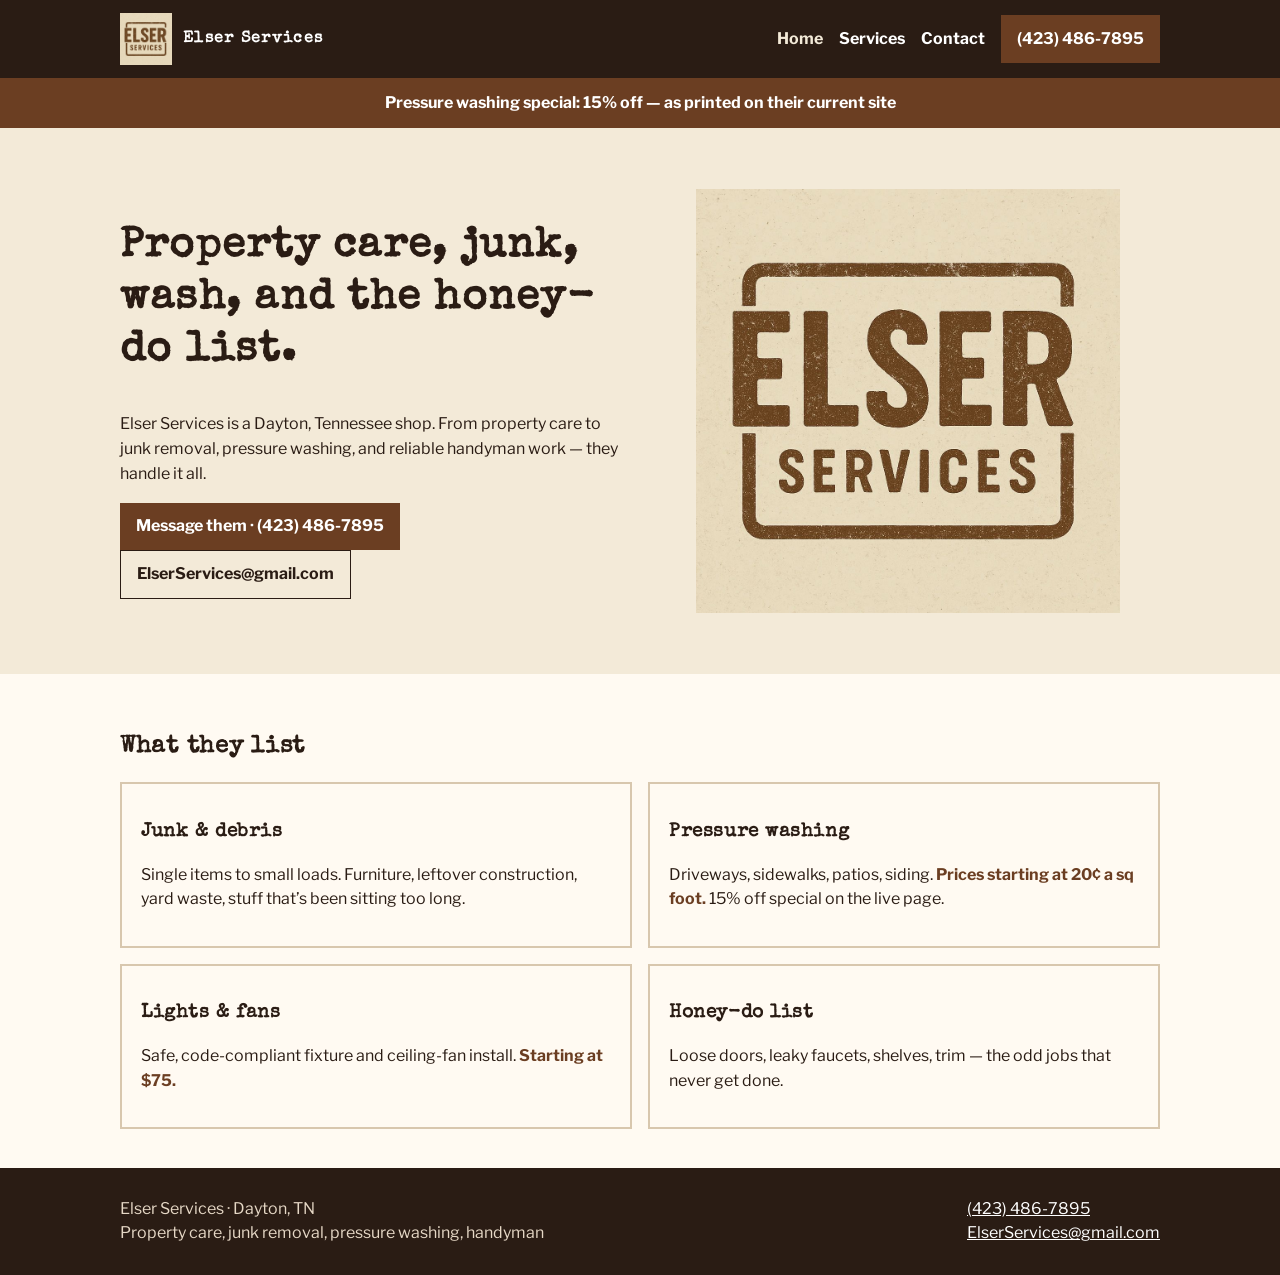
<file: index.html>
<!DOCTYPE html>
<html lang="en"><head>
<meta charset="utf-8"><meta name="viewport" content="width=device-width, initial-scale=1">
<title>Elser Services — Dayton, TN home and property work</title>
<meta name="description" content="Elser Services in Dayton, TN handles junk removal, pressure washing, and handyman work. Call (423) 486-7895.">
<link rel="icon" href="assets/logo.jpg">
<link rel="preconnect" href="https://fonts.googleapis.com">
<link href="https://fonts.googleapis.com/css2?family=Libre+Franklin:wght@400;700&family=Special+Elite&display=swap" rel="stylesheet">
<link rel="stylesheet" href="assets/styles.css"><script type="application/ld+json">{"@context":"https://schema.org","@type":"HomeAndConstructionBusiness","name":"Elser Services","telephone":"+14234867895","email":"ElserServices@gmail.com","address":{"@type":"PostalAddress","addressLocality":"Dayton","addressRegion":"TN","addressCountry":"US"}}</script>
</head><body>
<a class="skip" href="#main">Skip to content</a>
<header class="site-header"><div class="wrap header-inner">
<a class="wordmark" href="index.html"><img src="assets/logo.jpg" alt="Elser Services stamp logo"><span><strong>Elser Services</strong></span></a>
<button class="nav-toggle" type="button" aria-expanded="false">Menu</button>
<nav><ul><li><a href="index.html" aria-current="page">Home</a></li><li><a href="services.html">Services</a></li><li><a href="contact.html">Contact</a></li><li><a class="btn btn-stamp" href="tel:+14234867895">(423) 486-7895</a></li></ul></nav>
</div></header>
<main id="main">
<div class="banner">Pressure washing special: 15% off — as printed on their current site</div>
<section class="hero wrap">
  <div>
    <h1>Property care, junk, wash, and the honey-do list.</h1>
    <p>Elser Services is a Dayton, Tennessee shop. From property care to junk removal, pressure washing, and reliable handyman work — they handle it all.</p>
    <p><a class="btn btn-stamp" href="tel:+14234867895">Message them · (423) 486-7895</a>
       <a class="btn btn-ghost" href="mailto:ElserServices@gmail.com">ElserServices@gmail.com</a></p>
  </div>
  <figure><img src="assets/logo.jpg" alt="Elser Services stamp logo, vintage brown on cream, as they publish it."></figure>
</section>
<section class="section white"><div class="wrap">
  <h2>What they list</h2>
  <div class="grid">
    <article class="card"><h3>Junk &amp; debris</h3><p>Single items to small loads. Furniture, leftover construction, yard waste, stuff that’s been sitting too long.</p></article>
    <article class="card"><h3>Pressure washing</h3><p>Driveways, sidewalks, patios, siding. <span class="price">Prices starting at 20¢ a sq foot.</span> 15% off special on the live page.</p></article>
    <article class="card"><h3>Lights &amp; fans</h3><p>Safe, code-compliant fixture and ceiling-fan install. <span class="price">Starting at $75.</span></p></article>
    <article class="card"><h3>Honey-do list</h3><p>Loose doors, leaky faucets, shelves, trim — the odd jobs that never get done.</p></article>
  </div>
</div></section>
</main>
<footer class="site-footer"><div class="wrap">
<div>Elser Services · Dayton, TN<br>Property care, junk removal, pressure washing, handyman</div>
<div><a href="tel:+14234867895">(423) 486-7895</a><br><a href="mailto:ElserServices@gmail.com">ElserServices@gmail.com</a></div>
</div></footer>
<script src="assets/site.js"></script>
</body></html>
</file>
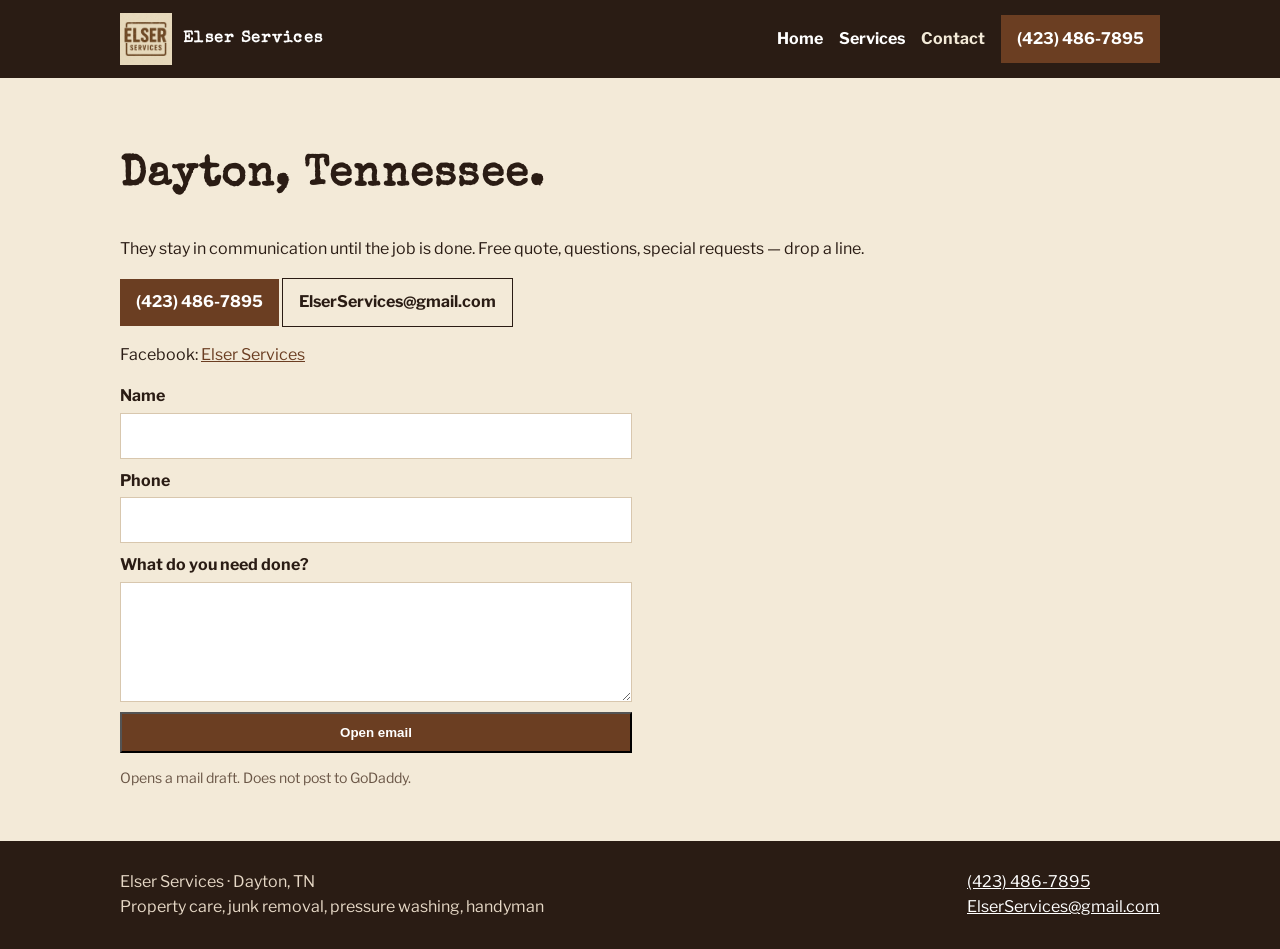
<file: contact.html>
<!DOCTYPE html>
<html lang="en"><head>
<meta charset="utf-8"><meta name="viewport" content="width=device-width, initial-scale=1">
<title>Contact Elser Services — Dayton, TN</title>
<meta name="description" content="Call Elser Services at (423) 486-7895 or email ElserServices@gmail.com. Dayton, Tennessee.">
<link rel="icon" href="assets/logo.jpg">
<link rel="preconnect" href="https://fonts.googleapis.com">
<link href="https://fonts.googleapis.com/css2?family=Libre+Franklin:wght@400;700&family=Special+Elite&display=swap" rel="stylesheet">
<link rel="stylesheet" href="assets/styles.css">
</head><body>
<a class="skip" href="#main">Skip to content</a>
<header class="site-header"><div class="wrap header-inner">
<a class="wordmark" href="index.html"><img src="assets/logo.jpg" alt="Elser Services stamp logo"><span><strong>Elser Services</strong></span></a>
<button class="nav-toggle" type="button" aria-expanded="false">Menu</button>
<nav><ul><li><a href="index.html">Home</a></li><li><a href="services.html">Services</a></li><li><a href="contact.html" aria-current="page">Contact</a></li><li><a class="btn btn-stamp" href="tel:+14234867895">(423) 486-7895</a></li></ul></nav>
</div></header>
<main id="main"><section class="section"><div class="wrap">
<h1>Dayton, Tennessee.</h1>
<p>They stay in communication until the job is done. Free quote, questions, special requests — drop a line.</p>
<p><a class="btn btn-stamp" href="tel:+14234867895">(423) 486-7895</a>
   <a class="btn btn-ghost" href="mailto:ElserServices@gmail.com">ElserServices@gmail.com</a></p>
<p>Facebook: <a href="https://www.facebook.com/643510612171469">Elser Services</a></p>
<form onsubmit="sendInquiry(event)">
<label>Name <input name="name"></label>
<label>Phone <input name="phone" type="tel"></label>
<label>What do you need done? <textarea name="note" rows="4"></textarea></label>
<button class="btn btn-stamp" type="submit">Open email</button>
</form>
<p class="note">Opens a mail draft. Does not post to GoDaddy.</p>
</div></section></main>
<footer class="site-footer"><div class="wrap">
<div>Elser Services · Dayton, TN<br>Property care, junk removal, pressure washing, handyman</div>
<div><a href="tel:+14234867895">(423) 486-7895</a><br><a href="mailto:ElserServices@gmail.com">ElserServices@gmail.com</a></div>
</div></footer>
<script src="assets/site.js"></script>
</body></html>
</file>
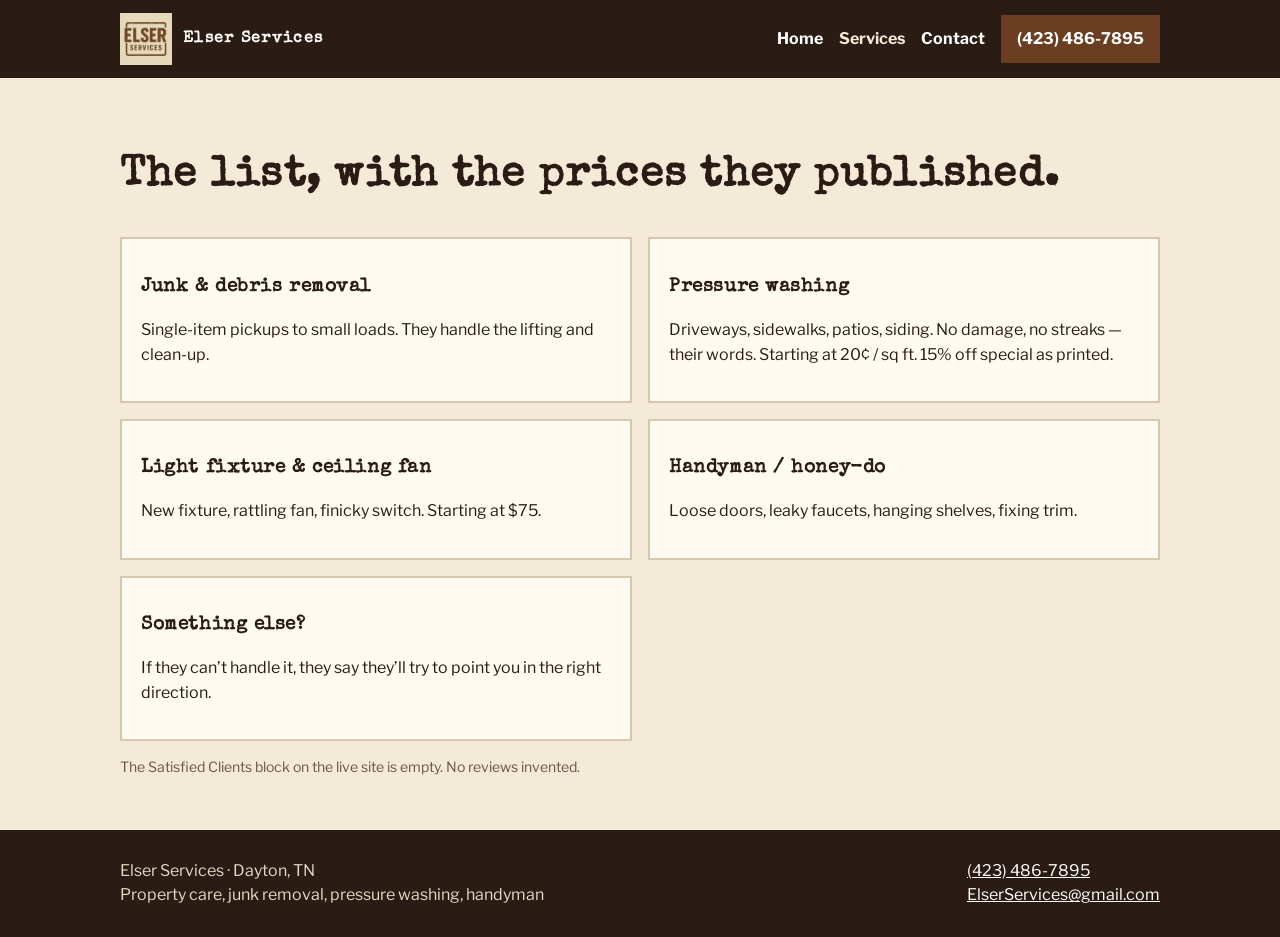
<file: services.html>
<!DOCTYPE html>
<html lang="en"><head>
<meta charset="utf-8"><meta name="viewport" content="width=device-width, initial-scale=1">
<title>Services — Elser Services, Dayton TN</title>
<meta name="description" content="Junk removal, pressure washing from 20 cents a square foot, fixture installs from $75, and handyman help in Dayton, TN.">
<link rel="icon" href="assets/logo.jpg">
<link rel="preconnect" href="https://fonts.googleapis.com">
<link href="https://fonts.googleapis.com/css2?family=Libre+Franklin:wght@400;700&family=Special+Elite&display=swap" rel="stylesheet">
<link rel="stylesheet" href="assets/styles.css">
</head><body>
<a class="skip" href="#main">Skip to content</a>
<header class="site-header"><div class="wrap header-inner">
<a class="wordmark" href="index.html"><img src="assets/logo.jpg" alt="Elser Services stamp logo"><span><strong>Elser Services</strong></span></a>
<button class="nav-toggle" type="button" aria-expanded="false">Menu</button>
<nav><ul><li><a href="index.html">Home</a></li><li><a href="services.html" aria-current="page">Services</a></li><li><a href="contact.html">Contact</a></li><li><a class="btn btn-stamp" href="tel:+14234867895">(423) 486-7895</a></li></ul></nav>
</div></header>
<main id="main"><section class="section"><div class="wrap">
<h1>The list, with the prices they published.</h1>
<div class="grid">
<article class="card"><h3>Junk &amp; debris removal</h3><p>Single-item pickups to small loads. They handle the lifting and clean-up.</p></article>
<article class="card"><h3>Pressure washing</h3><p>Driveways, sidewalks, patios, siding. No damage, no streaks — their words. Starting at 20¢ / sq ft. 15% off special as printed.</p></article>
<article class="card"><h3>Light fixture &amp; ceiling fan</h3><p>New fixture, rattling fan, finicky switch. Starting at $75.</p></article>
<article class="card"><h3>Handyman / honey-do</h3><p>Loose doors, leaky faucets, hanging shelves, fixing trim.</p></article>
<article class="card"><h3>Something else?</h3><p>If they can’t handle it, they say they’ll try to point you in the right direction.</p></article>
</div>
<p class="note">The Satisfied Clients block on the live site is empty. No reviews invented.</p>
</div></section></main>
<footer class="site-footer"><div class="wrap">
<div>Elser Services · Dayton, TN<br>Property care, junk removal, pressure washing, handyman</div>
<div><a href="tel:+14234867895">(423) 486-7895</a><br><a href="mailto:ElserServices@gmail.com">ElserServices@gmail.com</a></div>
</div></footer>
<script src="assets/site.js"></script>
</body></html>
</file>
<file: assets/styles.css>
/* Elser Services — Dayton, TN. Stamp brown / cream from their logo. */
:root{--ink:#2a1c14;--brown:#5c3a24;--stamp:#6b3e22;--cream:#f3ead8;--white:#fffaf2;--max:1040px;--serif:"Libre Franklin",system-ui,sans-serif;--display:"Special Elite",ui-monospace,monospace}
*{box-sizing:border-box}body{margin:0;font-family:var(--serif);background:var(--cream);color:var(--ink);line-height:1.55}
img{max-width:100%;height:auto;display:block}a{color:var(--stamp)}
.skip{position:absolute;left:-999px;top:0;background:#000;color:#fff;padding:.6rem 1rem}.skip:focus{left:.5rem;top:.5rem}
.wrap{width:min(var(--max),calc(100% - 2rem));margin-inline:auto}
.site-header{position:sticky;top:0;background:var(--ink);color:#fff;z-index:20}
.header-inner{display:flex;align-items:center;justify-content:space-between;min-height:78px;gap:1rem}
.wordmark{display:flex;align-items:center;gap:.7rem;color:#fff;text-decoration:none}
.wordmark img{height:52px;width:auto;background:var(--cream)}
.wordmark strong{display:block;font-family:var(--display);letter-spacing:.08em}
.nav-toggle{display:none;background:var(--stamp);color:#fff;border:0;padding:.5rem .8rem;font:inherit}
nav ul{display:flex;gap:1rem;list-style:none;margin:0;padding:0;align-items:center}
nav a{color:#fff;text-decoration:none;font-weight:700}
nav a[aria-current="page"]{color:#f3ead8}
.btn{display:inline-block;text-decoration:none;font-weight:700;padding:.7rem 1rem}
.btn-stamp{background:var(--stamp);color:#fff}.btn-ghost{border:1px solid currentColor;color:inherit}
.hero{padding:2.8rem 0;display:grid;grid-template-columns:1fr 1fr;gap:2rem;align-items:center}
h1,h2,h3{font-family:var(--display);line-height:1.25;letter-spacing:.03em}
h1{font-size:clamp(1.8rem,4.5vw,2.6rem)}
.banner{background:var(--stamp);color:#fff;padding:.8rem 0;font-weight:700;text-align:center}
.section{padding:2.4rem 0}.section.white{background:var(--white)}
.grid{display:grid;grid-template-columns:repeat(2,1fr);gap:1rem}
.card{background:var(--white);padding:1.1rem 1.2rem;border:2px solid #d8c7ae}
.price{font-weight:700;color:var(--stamp)}
.site-footer{background:var(--ink);color:#e6d8c6;padding:1.8rem 0}
.site-footer a{color:#fff}.site-footer .wrap{display:flex;flex-wrap:wrap;justify-content:space-between;gap:1rem}
form{display:grid;gap:.6rem;max-width:32rem}label{display:grid;gap:.25rem;font-weight:700}
input,textarea{font:inherit;padding:.6rem;border:1px solid #d8c7ae}
.note{font-size:.88rem;color:#6a5646}
@media(max-width:820px){.hero,.grid{grid-template-columns:1fr}.nav-toggle{display:block}nav{display:none;position:absolute;right:1rem;top:78px;background:var(--ink);padding:1rem}nav.open{display:block}nav ul{flex-direction:column;align-items:flex-start}}
</file>
